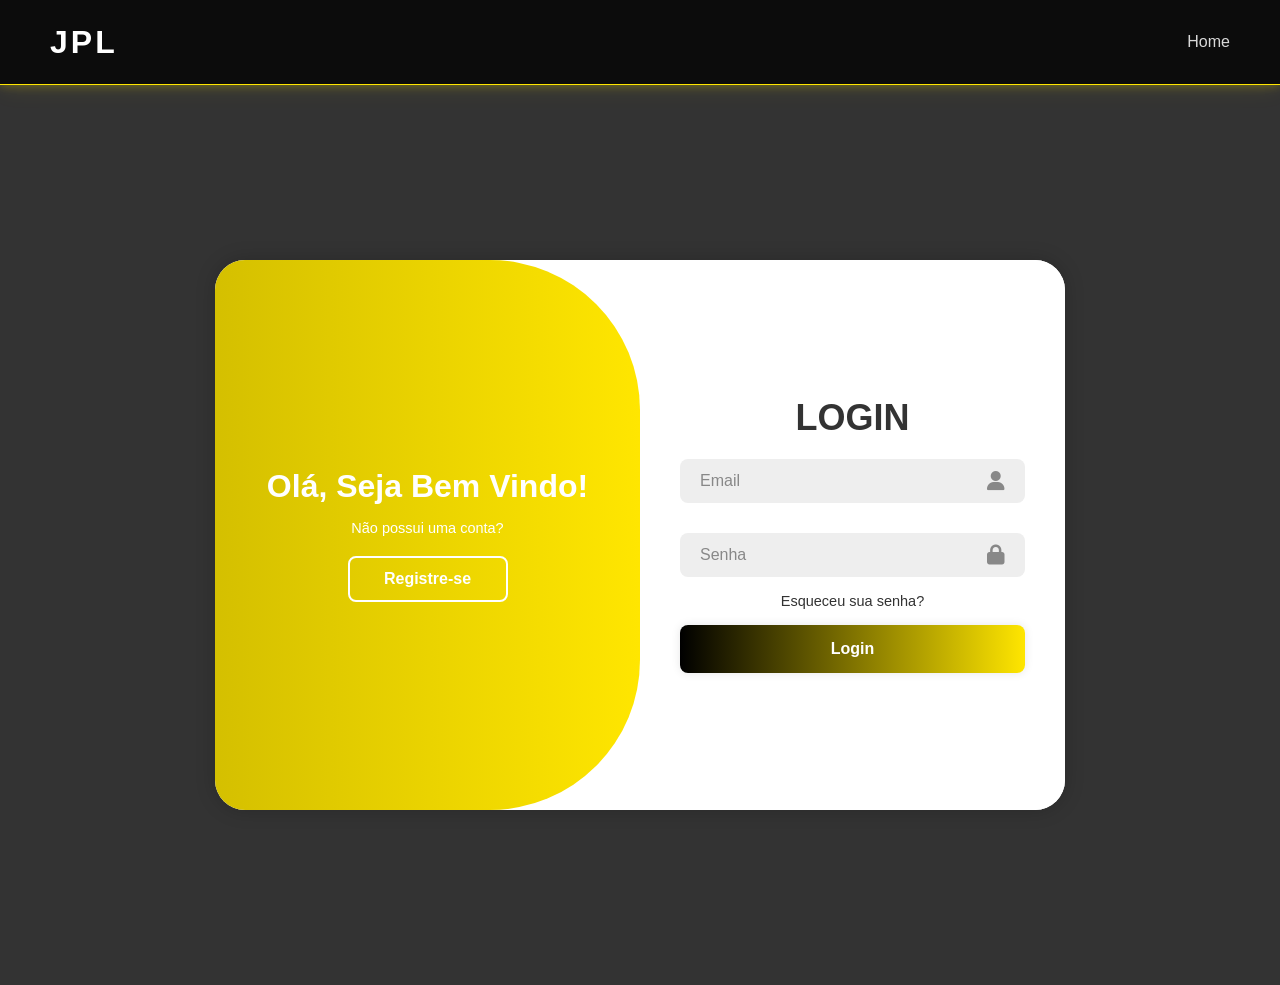
<file: assets/pages/login.html>
<!DOCTYPE html>
  <html lang="pt-br">
  <head>
      <meta charset="UTF-8">
      <meta name="viewport" content="width=device-width, initial-scale=1.0">
      <link rel="stylesheet" href="../css/Global.css">
      <link rel="stylesheet" href="../css/Navbar.css">
      <link rel="stylesheet" href="../css/login.css">
      <link rel="stylesheet" href="../css/Footer.css"> 
      <!-- <script src="https://kit.fontawesome.com/c4254e24a8.js" crossorigin="anonymous"></script> -->
      <!-- <script src="..\JS\Forms.js"></script> -->
      <title>Login - JPL</title>
      <link rel="stylesheet" href="https://cdnjs.cloudflare.com/ajax/libs/font-awesome/6.5.0/css/all.min.css">
  </head>
  <body>
      <!--NAVBAR-->
      <nav class="nav-bar">
        <div class="logo">JPL</div>
        <ul class="nav-list">
          <li class="nav-links"><a class="nav-link" href="../../index.html">Home</a></li>
        </ul>
      </nav>

      <!--LOGIN & Sigin FORM-->
      <div class="body-sl">
      <div class="sl-container" id="sl-container">
        
        

        <!--Login-->
        <div class="form-box">
          <form action="" id="form-login" class="form-login">
            <h1>LOGIN</h1>
            <div class="input-box">
              <input type="email" id="Login-usuario" placeholder="Email" required>
              <i class="fa-solid fa-user"></i>
            </div>
            <div class="input-box">
              <input type="password" id="Login-senha" placeholder="Senha" required>
              <i class="fa-solid fa-lock"></i>
            </div>
            <div class="forgot-link">
              <a href="#">Esqueceu sua senha?</a>
            </div>
            <button type="submit" class="btn-form">Login</button>
          </form>
        </div>      

        

    <!--Register-->
  <div class="form-box register">
    <form action="" id="form-registro" class="form-registro" novalidate>
      <h1>CADASTRE-SE</h1>

      <div class="input-box">
        <label for="registro-usuario" class="sr-only">Nome de usuário</label>
        <input type="text" id="registro-usuario" placeholder="Nome de usuário" required>
        <i class="fa-solid fa-user"></i>
      </div>

      <div class="input-box">
        <label for="registro-email" class="sr-only">Email</label>
        <input type="email" id="registro-email" placeholder="Email" required>
        <i class="fa-solid fa-envelope"></i>
      </div>

      <div class="linha-dupla">
        <div class="input-box">
          <label for="registro-cpf" class="sr-only">CPF</label>
          <input type="text" id="registro-cpf" placeholder="CPF" required>
          <i class="fa-solid fa-id-card"></i>
        </div>

        <div class="input-box">
          <label for="registro-cep" class="sr-only">CEP</label>
          <input type="text" id="registro-cep" placeholder="CEP" required>
          <i class="fa-solid fa-location-crosshairs"></i>
        </div>
      </div>

      <div class="input-box">
        <label for="registro-senha" class="sr-only">Senha</label>
        <input type="password" id="registro-senha" placeholder="Senha" required minlength="8">
        <i class="fa-solid fa-lock"></i>
      </div>

      <div class="input-box">
        <label for="registro-conf-senha" class="sr-only">Confirmar senha</label>
        <input type="password" id="registro-conf-senha" placeholder="Confirmar Senha" required minlength="8">
        <i class="fa-solid fa-lock"></i>
      </div>

      <button type="submit" id="btn-registro" class="btn-form">Cadastrar</button>
    </form>
  </div>

        <div class="toggle-box">
          <div class="toggle-panel toggle-left">
            <h1>Olá, Seja Bem Vindo!</h1>
            <p>Não possui uma conta?</p>
            <button class="btn-register btn-form" id="btn-register">Registre-se</button>
          </div>
          <div class="toggle-panel toggle-right">
            <h1>Bem Vindo De Volta!</h1>
            <p>Já possui uma conta?</p>
            <button class="btn-login btn-form" id="btn-login">Entrar</button>
          </div>
        </div> 



      </div>
      </div>

        <div id="modal-cep" class="modal">
        <div class="modal-content">
          <h2>Confirmar Endereço</h2>

   
          
          <div id="resultado-endereco"></div>

          <button id="btn-confirmar">Confirmar</button>
          <button id="btn-fechar">Corrigir</button>
        </div>
      </div>



  <script src="../JS/Forms.js"></script>


  


  </body>
  </html>
</file>
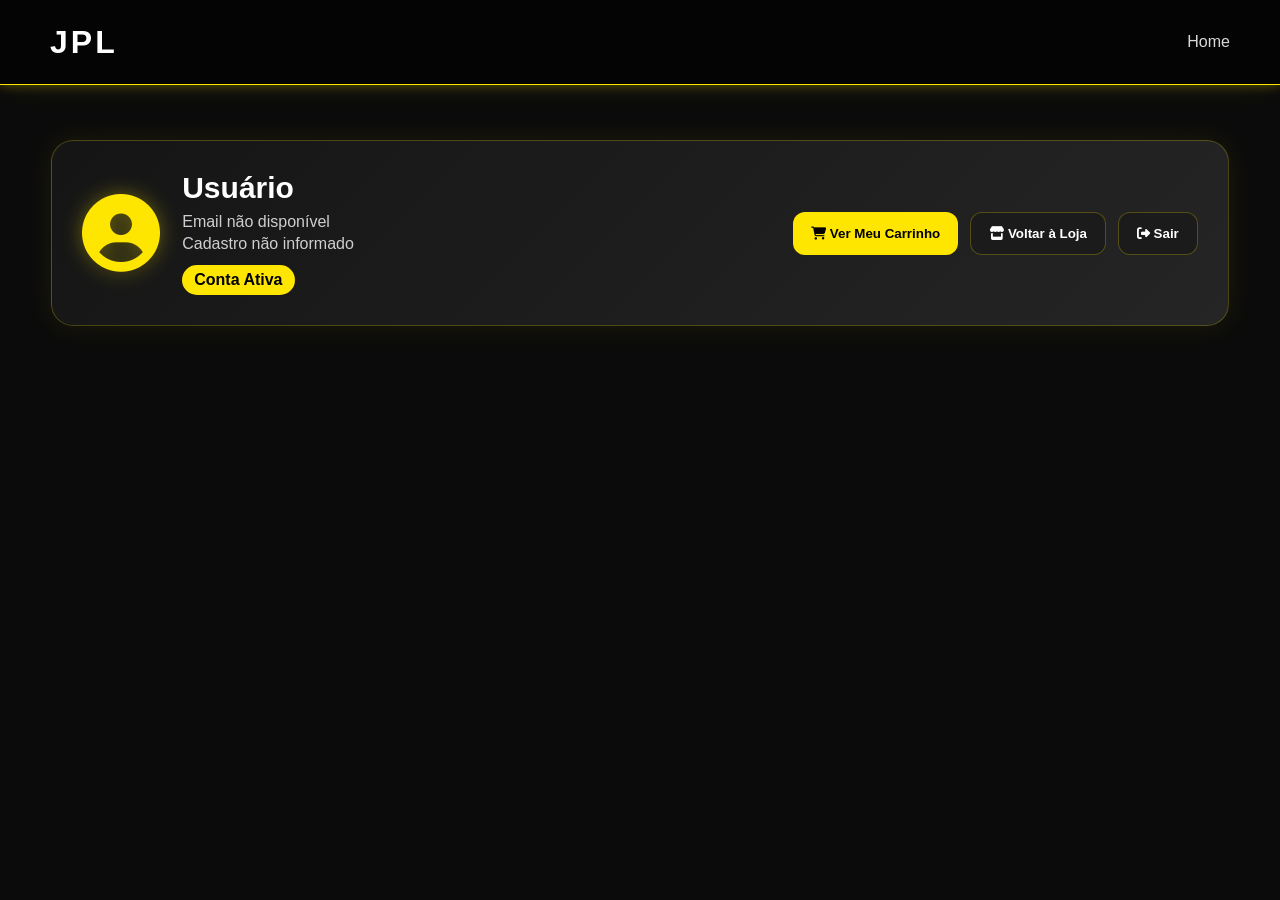
<file: assets/pages/Profile.html>
<!DOCTYPE html>
<html lang="pt-br">
<head>
<meta charset="UTF-8">
<meta name="viewport" content="width=device-width, initial-scale=1.0">
<link rel="stylesheet" href="../css/Global.css">
<link rel="stylesheet" href="../css/Navbar.css">
<link rel="stylesheet" href="../css/profile.css">
<script src="../JS/profile.js" defer></script>
<title>Perfil</title>
<link rel="stylesheet" href="https://cdnjs.cloudflare.com/ajax/libs/font-awesome/6.5.0/css/all.min.css">

</head>
<body>
<nav class="nav-bar">
  <div class="logo-area">
    <div class="logo">JPL</div>
  </div>
  <ul class="nav-list">
    <li class="nav-links"><a class="nav-link" href="../../index.html">Home</a></li>
  </ul>
</nav>

<main class="profile-page">
  <section class="profile-header">
    <div class="profile-info">
      <i class="fa-solid fa-circle-user"></i>
      <div>
        <h1 id="nomePerfil">Usuário</h1>
        <p id="emailPerfil">Email não disponível</p>
        <p id="dataPerfil">Cadastro não informado</p>
        <span class="profile-badge">Conta Ativa</span>
      </div>
    </div>

    <div class="profile-actions">
      <button class="profile-btn primary" id="toggleCart">
        <i class="fa-solid fa-cart-shopping"></i> Ver Meu Carrinho
      </button>
      <button class="profile-btn secondary" onclick="window.location='../../index.html'">
        <i class="fa-solid fa-store"></i> Voltar à Loja
      </button>
      <button class="profile-btn secondary" id="logoutBtn">
        <i class="fa-solid fa-right-from-bracket"></i> Sair
      </button>
    </div>
  </section>

  <section class="profile-cart-panel" id="profileCartArea">
    <div class="profile-dashboard">
      <aside class="profile-dashboard-menu">
        <h2 id="sidebarNomeUsuario">Usuário</h2>

        <div class="profile-menu-link">
          <i class="fa-solid fa-cart-shopping"></i>
          Meu Carrinho
        </div>
      </aside>

      <div class="profile-cart-content">
        <h2>Meu Carrinho</h2>
        <p>Revise seus produtos antes de finalizar a compra</p>

        <div class="profile-cart-grid">
          <div class="profile-cart-table">
            <div class="profile-cart-head">
              <span>Produto</span>
              <span>Preço</span>
              <span>Qtd</span>
              <span>Ação</span>
            </div>
            <div id="profileCartItems">
              <p class="profile-empty">Carrinho vazio</p>
            </div>
          </div>

          <aside class="profile-summary">
            <h3>Resumo do Pedido</h3>
            <div class="profile-summary-line">
              <span>Frete</span>
              <span>Grátis</span>
            </div>
            <div class="profile-summary-line">
              <span>Itens</span>
              <span id="profileCartCount">0</span>
            </div>
            <div class="profile-summary-line total">
              <span>Total</span>
              <span id="profileCartTotal">R$ 0,00</span>
            </div>
            <button class="profile-checkout" id="profileCheckout">Finalizar Compra</button>
            <button class="profile-close-cart" id="closeCartProfile">Fechar Carrinho</button>
          </aside>
        </div>
      </div>
    </div>
  </section>
</main>
</body>
</html>
</file>
<file: assets/css/Global.css>
* {
    margin: 0;
    padding: 0;
    box-sizing: border-box;
    font-family: 'poppins', sans-serif;
}

body {
    display: flex;
    flex-direction: column;
}
</file>
<file: assets/css/Navbar.css>
*{
    margin:0;
    padding:0;
    box-sizing:border-box;
    font-family:'Poppins',sans-serif;
}

.nav-bar{
    width:100%;
    height:85px;
    padding:0 50px;
    display:flex;
    align-items:center;
    justify-content:space-between;
    background:rgba(5,5,5,0.97);
    border-bottom:1px solid #ffe600;
    backdrop-filter:blur(10px);
    position:sticky;
    top:0;
    z-index:999;
    box-shadow:
    0 0 10px rgba(255,230,0,.3),
    0 0 25px rgba(255,230,0,.1);
}

.logo{
    font-size:2rem;
    font-weight:800;
    color:#fff;
    letter-spacing:3px;
    text-transform:uppercase;
    cursor:pointer;
    transition:.3s ease;
}

.logo span{
    color:#ffe600;
    text-shadow:
    0 0 10px #ffe600,
    0 0 20px #ffe600;
}

.logo:hover{
    transform:scale(1.05);
}

.nav-list{
    display:flex;
    align-items:center;
    gap:2.5rem;
    list-style:none;
}

.nav-link{
    position:relative;
    text-decoration:none;
    color:#d9d9d9;
    font-size:1rem;
    transition:.3s ease;
}

.nav-link:hover{
    color:#ffe600;
    text-shadow:
    0 0 8px #ffe600;
}

.nav-link::after{
    content:'';
    position:absolute;
    left:0;
    bottom:-8px;
    width:100%;
    height:2px;
    background:#ffe600;
    transform:scaleX(0);
    transform-origin:right;
    transition:transform .3s ease;
    box-shadow:
    0 0 10px #ffe600;
}

.nav-link:hover::after{
    transform:scaleX(1);
    transform-origin:left;
}

.btns_navbar{
    display:flex;
    align-items:center;
    gap:1.5rem;
}

.cart{
    position:relative;
    color:white;
    font-size:1.5rem;
    cursor:pointer;
    transition:.3s ease;
}

.cart:hover{
    color:#ffe600;
    text-shadow:
    0 0 10px #ffe600,
    0 0 20px #ffe600;
}

#count{
    position:absolute;
    top:-10px;
    right:-12px;
    width:22px;
    height:22px;
    border-radius:50%;
    background:#ffe600;
    color:#000;
    font-size:.75rem;
    font-weight:bold;
    display:flex;
    align-items:center;
    justify-content:center;
    box-shadow:
    0 0 10px #ffe600;
}

.btn_login{
    padding:12px 24px;
    border-radius:30px;
    border:1px solid #ffe600;
    background:transparent;
    color:#ffe600;
    font-size:.95rem;
    font-weight:600;
    cursor:pointer;
    transition:.3s ease;
    box-shadow:
    0 0 10px rgba(255,230,0,.2);
}

.btn_login:hover{
    background:#ffe600;
    color:#000;
    transform:translateY(-2px);
    box-shadow:
    0 0 15px #ffe600,
    0 0 30px #ffe600;
}

@media(max-width:768px){

.nav-bar{
    padding:0 20px;
}

.nav-list{
    display:none;
}

.logo{
    font-size:1.5rem;
}

.btn_login{
    padding:10px 18px;
    font-size:.85rem;
}
}

.logo-area{
 display:flex;
 align-items:center;
 gap:18px;
}
#welcomeUser{
 color:#fff;
 font-weight:600;
 font-size:1rem;
}
.user-actions{
 display:flex;
 align-items:center;
 gap:10px;
}
</file>
<file: assets/css/login.css>
.body-sl {
    display: flex;
    justify-content: center;
    align-items: center;
    min-height: 100vh;
    background-color: #333;
}

.sl-container {
    position: relative;
    width: 850px;
    height: 550px;
    background-color: #fff;
    border-radius: 30px;
    box-shadow: 0 0 20px rgba(0, 0, 0, 0.2);
    overflow: hidden;
}

.form-box {
    position: absolute;
    right: 0;
    width: 50%;
    height: 100%;
    background: #ffffff;
    display: flex;
    align-items: center;
    color: #333;
    text-align: center;
    padding: 40px;
    z-index: 1;
    transition: .6s ease-in-out 1.2s;
    visibility: visible 0s 1s;
}

.sl-container.active .form-box {
    right: 50%;
}

.form-box.register {
    visibility: hidden;
}

.sl-container.active .form-box:not(.register) {
    visibility: hidden;
}

.sl-container.active .form-box.register {
    visibility: visible;
}

.form-login {
    width: 100%;
}

.sl-container .form-box h1 {
    font-size: 36px;
    margin-bottom: -10px;
}

.input-box {
   position: relative;
   margin: 30px 0;
}

.input-box input {
    width: 100%;
    padding: 13px 50px 13px 20px;
    background-color: #eee;
    border-radius: 8px;
    border: none;
    outline: none;
    font-size: 16px;
    color: #333;
    font-weight: 500;
}

.input-box input::placeholder {
    color: #888;
    font-weight: 400;

}

.input-box i {
    position:absolute;
    right: 20px;
    top: 50%;
    transform: translateY(-50%);
    font-size: 20px;
    color: #888;

}

.forgot-link {
    margin: -15px 0 15px;

}

.forgot-link a {
    font-size: 14.5px;
    color: #333;
    text-decoration: none;
}

.btn-form {
    width: 100%;
    height: 48px;
    background: linear-gradient(90deg,  #000000,   #ffe600);
    border-radius: 8px;
    box-shadow: 0 0 10px rgba(0, 0, 0, .1);
    border: none;
    cursor: pointer;
    font-size: 16px;
    color: #fff;
    font-weight: 600; 
}

.sl-container p {
    font-size: 14.5px;
    margin: 15px 0;
}


.fa-brands {
    display: flex;
    padding: 10px;
    border: 2px solid #ccc;
    border-radius: 8px;
    font-size: 24px;
    color: #333;
    text-decoration: none;
    margin: 0 8px;
} 

.toggle-box {
    position: absolute;
    width: 100%;
    height: 100%;
}




.toggle-box::before {
    content: '';
    position: absolute;
    left: -250%;
    width: 300%;
    height: 100%;
    background: #ffe600;
    border-radius: 150px;
    z-index: 2;
    transition: 2.5s ease-in-out;
    background: linear-gradient(90deg,  #000000,   #ffe600); 
    /* Mudar para ficar azul com azul e roxo com roxo e o fundo */
}

.btn-form::before {
    background: linear-gradient(90deg,  #000000,   #ffe600); 
}

.sl-container.active .toggle-box::before {
    left: 50%;
}



.sl-container.active .toggle-panel.toggle-left {
    left: -50%;
    transition-delay: .6;
}

.toggle-panel.toggle-left {
    left: 0;
    transition-delay: 1.2s;
}
.toggle-panel.toggle-right {
    right: -50%;
    transition-delay: 1.2s;
}

.sl-container.active .toggle-panel.toggle-right {
    right: 0;
    transition-delay: 1.2s;
}

.toggle-panel {
    position: absolute;
    width: 50%;
    height: 100%;
    color: #fff;
    display: flex;
    flex-direction: column;
    justify-content: center;
    align-items: center;
    z-index: 2;
    transition: .6s ease-in-out;
}

.toggle-panel p {
    margin-bottom: 20px;
}

.toggle-panel .btn-form {
    width: 160px;
    height: 46px;
    background: transparent;
    border: 2px solid #fff;
    box-shadow: none;
}

.toggle-box .toggle-box::before {
    background: linear-gradient(90deg,  #ffe600, #000000); 
}


.linha-dupla {
  display: flex;
  gap: 10px;
  margin: 10px 0; 
}

.linha-dupla .input-box {
  width: 50%;
  margin: 0; 
}

.linha-dupla input {
  font-size: 14px;
}

.sr-only {
  position: absolute;
  width: 1px;
  height: 1px;
  padding: 0;
  margin: -1px;
  overflow: hidden;
  clip: rect(0, 0, 0, 0);
  white-space: nowrap;
  border: 0;
}

.input-erro {
  border: 2px solid red !important;
}

.erro-msg {
  position: absolute;
  bottom: -18px; /* controla distância do input */
  left: 10px;
  color: red;
  font-size: 12px;
  white-space: nowrap;
}

.input-box {
   position: relative;
   margin: 30px 0;
}

.modal {
  display: none;
  position: fixed;
  top: 0;
  left: 0;
  width: 100%;
  height: 100%;
  background: rgba(0,0,0,0.5);

  z-index: 20; 
}

.modal-content {
  background: white;
  padding: 20px;
  width: 300px;
  margin: 100px auto;
  border-radius: 10px;
}
</file>
<file: assets/css/Footer.css>
.footer{
    width: 100%;
    position: relative;
    background:
    linear-gradient(
        to top,
        #0a0a0a,
        #111111
    );
    color: #fff;
    padding: 70px 0 25px;
    border-top: 1px solid #ffe600;
    box-shadow:
    0 -5px 25px rgba(255,230,0,.08);
}


.footer-row{
    width: 85%;
    margin: auto;
    display: flex;
    flex-wrap: wrap;
    justify-content: space-between;
    gap: 3rem;
}


.footer-col{
    flex-basis: 22%;
    min-width: 250px;
}


.footer-logo{
    width: 120px;
    margin-bottom: 25px;
    filter:
    drop-shadow(0 0 10px rgba(255,230,0,.25));
}


.footer-col p{
    color: #bfbfbf;
    line-height: 1.8;
    font-size: .95rem;
}


.footer-col h3{
    position: relative;
    width: fit-content;
    margin-bottom: 35px;
    color: #ffe600;
    font-size: 1.1rem;
    letter-spacing: 1px;
}

.footer-topic{
    width: 100%;
    height: 2px;
    background: rgba(255,230,0,.2);
    border-radius: 10px;
    position: absolute;
    bottom: -10px;
    left: 0;
    overflow: hidden;
}

.topic-span{
    width: 35px;
    height: 100%;
    background: #ffe600;
    position: absolute;
    left: -20px;
    box-shadow:
    0 0 10px #ffe600;
    animation: move 2s linear infinite;
}

@keyframes move{
    100%{
        left: 100%;
    }
}


.footer-email{
    margin: 18px 0;
    color: #ffe600 !important;
    border-bottom: 1px solid rgba(255,230,0,.4);
    display: inline-block;
    padding-bottom: 5px;
}


.footer-col ul{
    padding: 0;
}

.footer-col ul li{
    list-style: none;
    margin-bottom: 14px;
}

.footer-col ul li a{
    text-decoration: none;
    color: #d6d6d6;
    transition: .3s ease;
}

.footer-col ul li a:hover{
    color: #ffe600;
    padding-left: 5px;
    text-shadow:
    0 0 8px #ffe600;
}


.footer-form{
    width: 100%;
    height: 55px;
    display: flex;
    align-items: center;
    margin-top: 20px;
    border-radius: 40px;
    padding: 0 8px 0 18px;
    background: #141414;
    border: 1px solid rgba(255,230,0,.15);
}


.footer-form .fa-envelope{
    color: #ffe600;
    font-size: 1rem;
}


.footer-input{
    flex: 1;
    height: 100%;
    background: transparent;
    border: none;
    outline: none;
    color: white;
    padding: 0 15px;
    font-size: .95rem;
}


.footer-form button{
    width: 42px;
    height: 42px;
    border-radius: 50%;
    border: none;
    background: #ffe600;
    color: #000;
    cursor: pointer;
    transition: .3s ease;
}

.footer-form button:hover{
    transform: scale(1.1);
    box-shadow:
    0 0 15px #ffe600;
}


.footer-social-icons{
    display: flex;
    align-items: center;
    gap: 1rem;
    margin-top: 15px;
}

.footer-social-icons a{
    width: 45px;
    height: 45px;
    display: flex;
    align-items: center;
    justify-content: center;
    border-radius: 50%;
    text-decoration: none;
    background: #111;
    border: 1px solid rgba(255,230,0,.25);
    color: #ffe600;
    font-size: 1.1rem;
    transition: .3s ease;
}

.footer-social-icons a:hover{
    background: #ffe600;
    color: #000;
    transform: translateY(-5px);
    box-shadow:
    0 0 15px #ffe600,
    0 0 30px #ffe600;
}


.footer-hr{
    width: 90%;
    margin: 50px auto 20px;
    border: none;
    height: 1px;
    background:
    rgba(255,230,0,.15);
}


.footer-copyright{
    text-align: center;
    color: #8f8f8f;
    font-size: .9rem;
}


@media(max-width: 768px){
    .footer{
        padding: 60px 0 25px;
    }
    .footer-row{
        width: 90%;

        gap: 2.5rem;
    }
    .footer-col{
        flex-basis: 100%;
    }
    .footer-logo{
        width: 100px;
    }

}
.footer-logo-text {
  font-size: 36px;
  font-weight: 800;
  color: #ffe600;
  letter-spacing: 2px;
  margin-bottom: 12px;
}
</file>
<file: assets/css/profile.css>
body{
  min-height:100vh;
  background:#0b0b0b;
  color:#fff;
}

.profile-page{
  width:min(1180px,92%);
  margin:55px auto;
}

.profile-header{
  display:flex;
  justify-content:space-between;
  align-items:center;
  gap:25px;
  padding:30px;
  border-radius:22px;
  background:linear-gradient(135deg,#151515,#252525);
  border:1px solid rgba(255,230,0,.22);
  box-shadow:0 0 30px rgba(255,230,0,.08);
}

.profile-info{
  display:flex;
  align-items:center;
  gap:22px;
}

.profile-info i{
  font-size:78px;
  color:#ffe600;
  filter:drop-shadow(0 0 10px rgba(255,230,0,.35));
}

.profile-info h1{
  font-size:30px;
  margin-bottom:8px;
}

.profile-info p{
  color:#cfcfcf;
  margin:4px 0;
}

.profile-badge{
  display:inline-block;
  color:#000;
  background:#ffe600;
  padding:6px 12px;
  border-radius:999px;
  font-weight:700;
  margin-top:8px;
}

.profile-actions{
  display:flex;
  gap:12px;
  flex-wrap:wrap;
  justify-content:flex-end;
}

.profile-btn{
  border:none;
  border-radius:12px;
  padding:13px 18px;
  font-weight:700;
  cursor:pointer;
  transition:.25s ease;
}

.profile-btn.primary{
  background:#ffe600;
  color:#000;
}

.profile-btn.secondary{
  background:#1b1b1b;
  color:#fff;
  border:1px solid rgba(255,230,0,.25);
}

.profile-btn:hover{
  transform:translateY(-3px);
  box-shadow:0 0 18px rgba(255,230,0,.2);
}

.profile-cart-panel{
  display:none;
  margin-top:30px;
  background:#303030;
  border-radius:22px;
  overflow:hidden;
  border:1px solid rgba(255,230,0,.18);
  box-shadow:0 0 35px rgba(0,0,0,.45);
}

.profile-cart-panel.ativo{
  display:block;
}

.profile-dashboard{
  display:flex;
  min-height:560px;
}

.profile-dashboard-menu{
  width:260px;
  background:#111;
  padding:28px 22px;
  border-right:1px solid rgba(255,230,0,.18);
}

.profile-dashboard-menu h2{
  font-size:22px;
  margin-bottom:8px;
}

.profile-dashboard-menu span{
  color:#ffe600;
  font-size:14px;
}

.profile-menu-link{
  display:flex;
  align-items:center;
  gap:10px;
  margin-top:26px;
  padding:14px;
  border-radius:12px;
  background:#ffe600;
  color:#000;
  font-weight:700;
}

.profile-cart-content{
  flex:1;
  padding:30px;
}

.profile-cart-content h2{
  font-size:32px;
  margin-bottom:8px;
}

.profile-cart-content > p{
  color:#bdbdbd;
  margin-bottom:24px;
}

.profile-cart-grid{
  display:grid;
  grid-template-columns:1fr 330px;
  gap:28px;
  align-items:start;
}

.profile-cart-table{
  background:#111;
  border-radius:16px;
  overflow:hidden;
}

.profile-cart-head,
.profile-cart-row{
  display:grid;
  grid-template-columns:2.3fr .8fr .5fr .5fr;
  align-items:center;
  gap:12px;
  padding:16px 20px;
}

.profile-cart-head{
  color:#ffe600;
  font-weight:800;
  border-bottom:1px solid rgba(255,230,0,.15);
}

.profile-cart-row{
  border-bottom:1px solid rgba(255,255,255,.08);
}

.profile-cart-row:last-child{
  border-bottom:none;
}

.profile-product{
  display:flex;
  align-items:center;
  gap:14px;
}

.profile-product img{
  width:58px;
  height:58px;
  object-fit:contain;
  background:#fff;
  border-radius:12px;
  padding:6px;
}

.profile-product p{
  font-size:14px;
  line-height:1.35;
}

.profile-price,
.profile-qty{
  font-weight:700;
}

.profile-remove{
  color:#ff5757;
  cursor:pointer;
  font-size:18px;
  text-align:center;
  transition:.25s;
}

.profile-remove:hover{
  transform:scale(1.15);
}

.profile-empty{
  padding:22px;
  color:#fff;
}

.profile-summary{
  background:#111;
  border-radius:16px;
  padding:24px;
  position:sticky;
  top:20px;
}

.profile-summary h3{
  color:#ffe600;
  font-size:22px;
  margin-bottom:20px;
}

.profile-summary-line{
  display:flex;
  justify-content:space-between;
  margin-bottom:14px;
}

.profile-summary-line.total{
  color:#ffe600;
  font-weight:800;
  font-size:18px;
}

.profile-checkout{
  width:100%;
  margin-top:18px;
  border:none;
  border-radius:12px;
  background:#ffe600;
  color:#000;
  padding:14px;
  font-weight:800;
  cursor:pointer;
}

.profile-close-cart{
  margin-top:12px;
  width:100%;
  border:1px solid rgba(255,230,0,.25);
  border-radius:12px;
  background:#181818;
  color:#fff;
  padding:12px;
  font-weight:700;
  cursor:pointer;
}

@media(max-width:900px){
  .profile-header,
  .profile-dashboard{
    flex-direction:column;
    align-items:stretch;
  }

  .profile-dashboard-menu{
    width:auto;
    border-right:none;
    border-bottom:1px solid rgba(255,230,0,.18);
  }

  .profile-cart-grid{
    grid-template-columns:1fr;
  }

  .profile-cart-head,
  .profile-cart-row{
    grid-template-columns:1fr;
  }

  .profile-actions{
    justify-content:flex-start;
  }
}

/* xhsaiugcigciGI */
</file>
